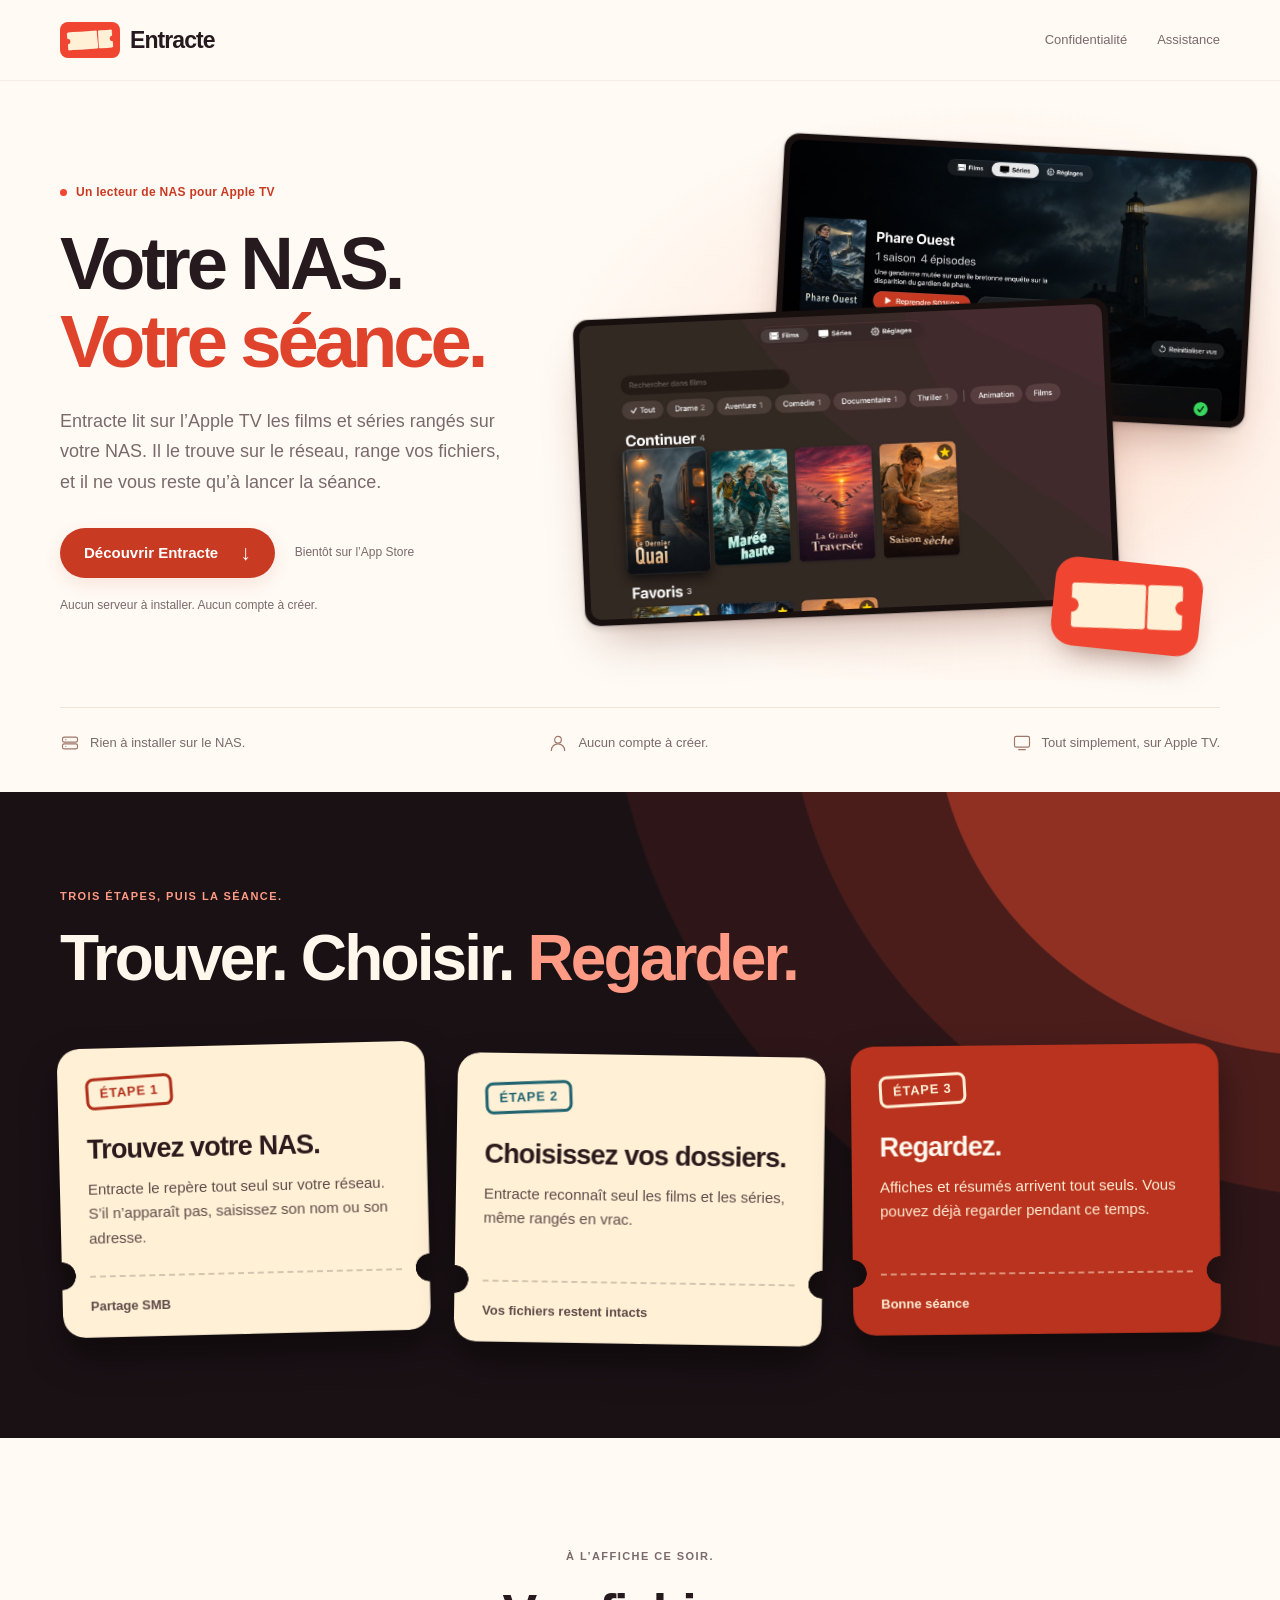
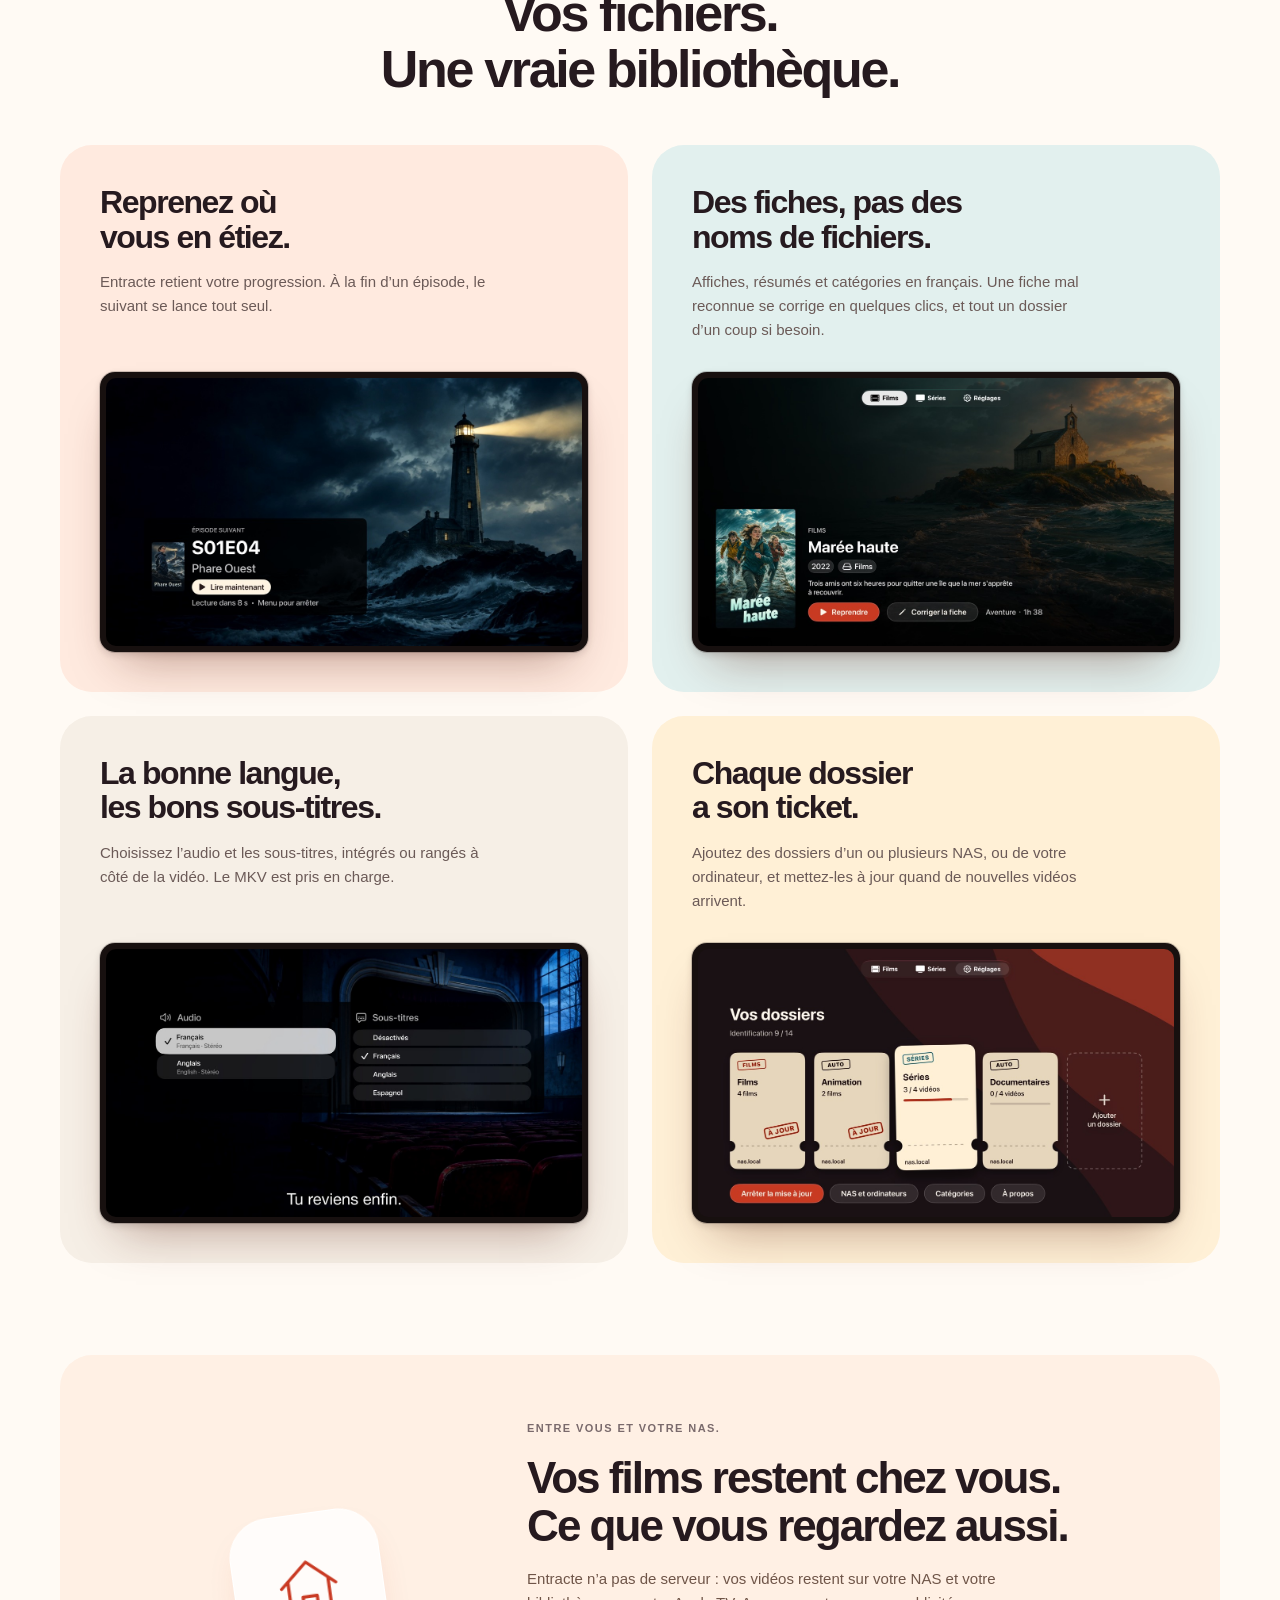
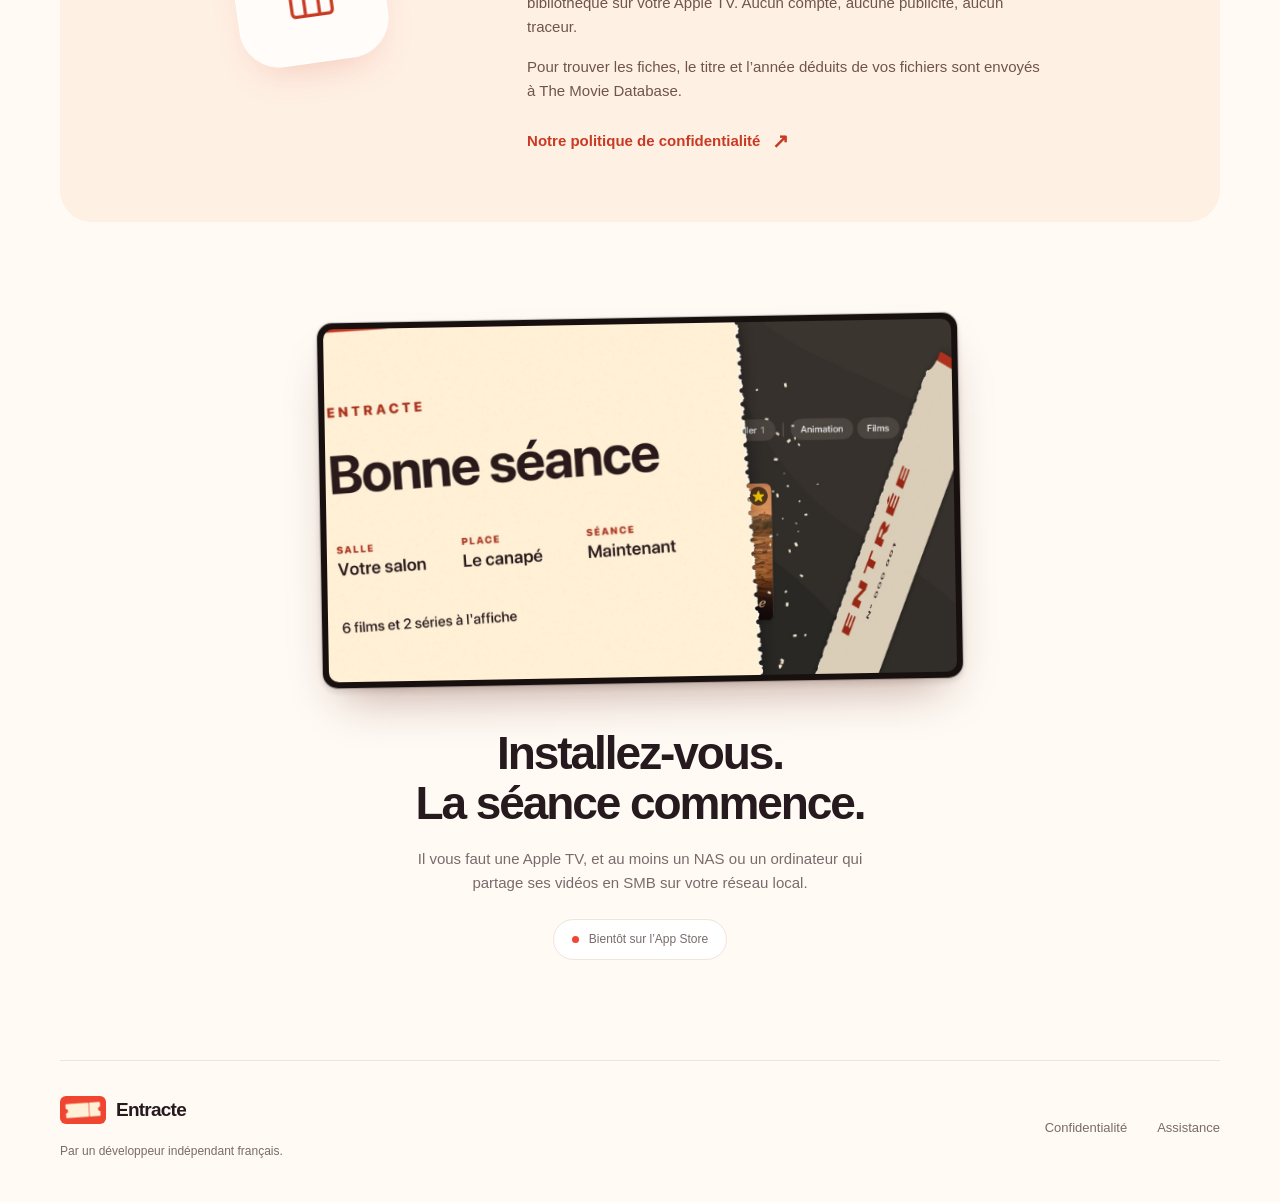
<file: index.html>
<!doctype html>
<html lang="fr">
<head>
  <meta charset="utf-8">
  <meta name="viewport" content="width=device-width, initial-scale=1">
  <meta name="theme-color" content="#fffaf4">
  <title>Entracte – Vos films et séries, depuis votre NAS</title>
  <meta name="description" content="Entracte lit sur l'Apple TV les films et séries rangés sur votre NAS, sans serveur à installer ni compte à créer.">
  <link rel="icon" type="image/png" href="icon.png">
  <link rel="stylesheet" href="style.css">
</head>
<body>
  <a class="skip-link" href="#contenu">Aller au contenu</a>
  <header class="site-header">
    <div class="header-inner">
      <a class="brand" href="index.html" aria-label="Entracte, accueil"><img src="icon.png" alt="" width="60" height="36">Entracte</a>
      <nav aria-label="Navigation principale">
        <a href="confidentialite.html">Confidentialité</a>
        <a href="assistance.html">Assistance</a>
      </nav>
    </div>
  </header>

  <main id="contenu">
    <section class="hero section-shell" aria-labelledby="hero-title">
      <div class="hero-copy">
        <p class="eyebrow"><span class="status-dot" aria-hidden="true"></span> Un lecteur de NAS pour Apple TV</p>
        <h1 id="hero-title">Votre NAS.<br><span>Votre séance.</span></h1>
        <p class="hero-description">Entracte lit sur l’Apple TV les films et séries rangés sur votre NAS. Il le trouve sur le réseau, range vos fichiers, et il ne vous reste qu’à lancer la séance.</p>
        <div class="hero-actions">
          <a class="button button-primary" href="#fonctionnement">Découvrir Entracte <span aria-hidden="true">↓</span></a>
          <span class="availability">Bientôt sur l’App Store</span>
        </div>
        <p class="hero-note">Aucun serveur à installer. Aucun compte à créer.</p>
      </div>

      <div class="hero-art">
        <div class="art-glow" aria-hidden="true"></div>
        <div class="screen screen-show"><img src="captures/serie.jpg" alt="La fiche de la série Phare Ouest, avec le bouton pour reprendre l’épisode 3." width="1600" height="900" fetchpriority="high"></div>
        <div class="screen screen-library"><img src="captures/bibliotheque.jpg" alt="La bibliothèque : recherche, filtres et quatre films à continuer, avec leurs affiches." width="1600" height="900" fetchpriority="high"></div>
        <img class="hero-ticket" src="icon.png" alt="" width="800" height="480">
      </div>
    </section>

    <div class="principles section-shell" aria-label="L’essentiel d’Entracte">
      <p><svg viewBox="0 0 24 24" aria-hidden="true"><rect x="3" y="5" width="18" height="6" rx="2"/><rect x="3" y="13" width="18" height="6" rx="2"/><path d="M7 8h.01M7 16h.01"/></svg>Rien à installer sur le NAS.</p>
      <p><svg viewBox="0 0 24 24" aria-hidden="true"><circle cx="12" cy="8" r="4"/><path d="M4 21a8 8 0 0 1 16 0"/></svg>Aucun compte à créer.</p>
      <p><svg viewBox="0 0 24 24" aria-hidden="true"><rect x="3" y="4" width="18" height="13" rx="2"/><path d="M8 20h8"/></svg>Tout simplement, sur Apple TV.</p>
    </div>

    <section id="fonctionnement" class="session-section" aria-labelledby="session-title">
      <div class="section-shell">
        <div class="session-heading">
          <p class="eyebrow">TROIS ÉTAPES, PUIS LA SÉANCE.</p>
          <h2 id="session-title">Trouver. Choisir. <span>Regarder.</span></h2>
        </div>
        <ol class="ticket-row">
          <li>
            <div class="ticket">
              <p class="ticket-stamp">ÉTAPE 1</p>
              <h3>Trouvez votre NAS.</h3>
              <p>Entracte le repère tout seul sur votre réseau. S’il n’apparaît pas, saisissez son nom ou son adresse.</p>
              <p class="ticket-stub">Partage SMB</p>
            </div>
          </li>
          <li>
            <div class="ticket">
              <p class="ticket-stamp teal-stamp">ÉTAPE 2</p>
              <h3>Choisissez vos dossiers.</h3>
              <p>Entracte reconnaît seul les films et les séries, même rangés en vrac.</p>
              <p class="ticket-stub">Vos fichiers restent intacts</p>
            </div>
          </li>
          <li>
            <div class="ticket ticket-last">
              <p class="ticket-stamp">ÉTAPE 3</p>
              <h3>Regardez.</h3>
              <p>Affiches et résumés arrivent tout seuls. Vous pouvez déjà regarder pendant ce temps.</p>
              <p class="ticket-stub">Bonne séance</p>
            </div>
          </li>
        </ol>
      </div>
    </section>

    <section class="features-section section-shell" aria-labelledby="features-title">
      <div class="section-heading">
        <p class="eyebrow">À L’AFFICHE CE SOIR.</p>
        <h2 id="features-title">Vos fichiers.<br>Une vraie bibliothèque.</h2>
      </div>
      <div class="feature-panels">
        <article class="feature-panel rose-panel">
          <div class="panel-copy"><h3>Reprenez où<br>vous en étiez.</h3><p>Entracte retient votre progression. À la fin d’un épisode, le suivant se lance tout seul.</p></div>
          <div class="screen"><img src="captures/episode-suivant.jpg" alt="Fin d’épisode : le suivant de la série Phare Ouest démarre dans 8 secondes." width="1200" height="675" loading="lazy"></div>
        </article>
        <article class="feature-panel teal-panel">
          <div class="panel-copy"><h3>Des fiches, pas des<br>noms de fichiers.</h3><p>Affiches, résumés et catégories en français. Une fiche mal reconnue se corrige en quelques clics, et tout un dossier d’un coup si besoin.</p></div>
          <div class="screen"><img src="captures/fiche.jpg" alt="La fiche du film Marée haute, avec son affiche, son résumé et le bouton Reprendre." width="1200" height="675" loading="lazy"></div>
        </article>
        <article class="feature-panel sand-panel">
          <div class="panel-copy"><h3>La bonne langue,<br>les bons sous-titres.</h3><p>Choisissez l’audio et les sous-titres, intégrés ou rangés à côté de la vidéo. Le MKV est pris en charge.</p></div>
          <div class="screen"><img src="captures/pistes.jpg" alt="Le choix des pistes pendant la lecture : audio français ou anglais, sous-titres en trois langues." width="1200" height="675" loading="lazy"></div>
        </article>
        <article class="feature-panel paper-panel">
          <div class="panel-copy"><h3>Chaque dossier<br>a son ticket.</h3><p>Ajoutez des dossiers d’un ou plusieurs NAS, ou de votre ordinateur, et mettez-les à jour quand de nouvelles vidéos arrivent.</p></div>
          <div class="screen"><img src="captures/dossiers.jpg" alt="Les réglages : quatre dossiers présentés comme des tickets, avec leur progression de mise à jour." width="1200" height="675" loading="lazy"></div>
        </article>
      </div>
    </section>

    <section id="vie-privee" class="privacy-section section-shell" aria-labelledby="privacy-title">
      <div class="privacy-panel">
        <div class="privacy-symbol" aria-hidden="true"><svg viewBox="0 0 64 64"><path d="M9 30 32 10l23 20M15 25v27a3 3 0 0 0 3 3h28a3 3 0 0 0 3-3V25M26 55V39h12v16"/></svg></div>
        <div class="privacy-copy"><p class="eyebrow">ENTRE VOUS ET VOTRE NAS.</p><h2 id="privacy-title">Vos films restent chez vous. <br>Ce que vous regardez aussi.</h2><p>Entracte n’a pas de serveur : vos vidéos restent sur votre NAS et votre bibliothèque sur votre Apple TV. Aucun compte, aucune publicité, aucun traceur.</p><p>Pour trouver les fiches, le titre et l’année déduits de vos fichiers sont envoyés à The Movie Database.</p><a class="text-link" href="confidentialite.html">Notre politique de confidentialité <span aria-hidden="true">↗</span></a></div>
      </div>
    </section>

    <section class="closing section-shell" aria-labelledby="closing-title">
      <div class="screen closing-screen"><img src="captures/ticket.jpg" alt="Le ticket d’entrée de l’app : « Bonne séance », déchiré le long de ses pointillés." width="1600" height="900" loading="lazy"></div>
      <h2 id="closing-title">Installez-vous.<br>La séance commence.</h2>
      <p>Il vous faut une Apple TV, et au moins un NAS ou un ordinateur qui partage ses vidéos en SMB sur votre réseau local.</p>
      <span class="release-pill"><span class="status-dot" aria-hidden="true"></span>Bientôt sur l’App Store</span>
    </section>
  </main>

  <footer class="site-footer section-shell">
    <div><a class="brand footer-brand" href="index.html"><img src="icon.png" alt="" width="46" height="28">Entracte</a><p>Par un développeur indépendant français.</p></div>
    <nav aria-label="Liens utiles"><a href="confidentialite.html">Confidentialité</a><a href="assistance.html">Assistance</a></nav>
  </footer>
</body>
</html>
</file>
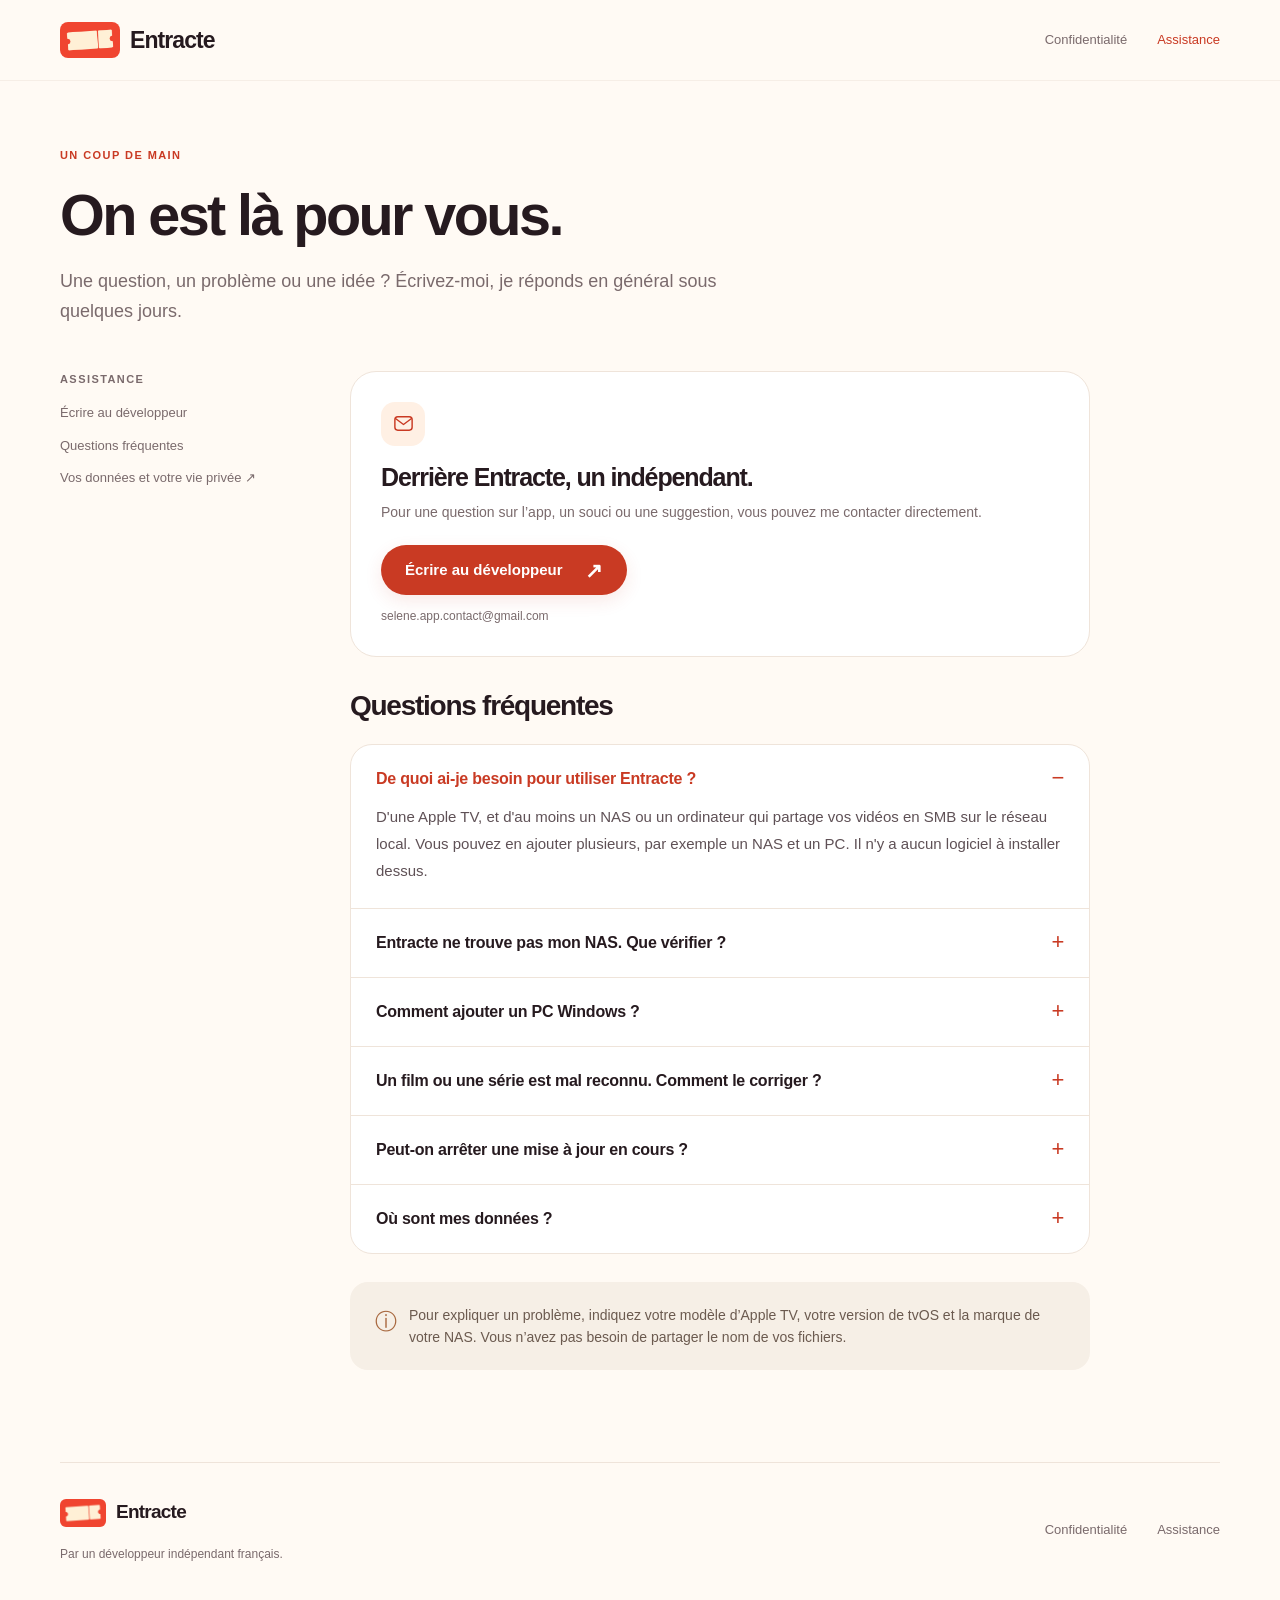
<file: assistance.html>
<!doctype html>
<html lang="fr">
    <head>
        <meta charset="utf-8" />
        <meta name="viewport" content="width=device-width, initial-scale=1" />
        <meta name="theme-color" content="#fffaf4" />
        <title>Entracte – Assistance</title>
        <meta
            name="description"
            content="Une question sur Entracte ? Écrivez au développeur ou consultez les questions fréquentes."
        />
        <link rel="icon" type="image/png" href="icon.png" />
        <link rel="stylesheet" href="style.css" />
    </head>
    <body>
        <a class="skip-link" href="#contenu">Aller au contenu</a>
        <header class="site-header">
            <div class="header-inner">
                <a class="brand" href="index.html" aria-label="Entracte, accueil"
                    ><img src="icon.png" alt="" width="60" height="36" />Entracte</a
                >
                <nav aria-label="Navigation principale">
                    <a href="confidentialite.html">Confidentialité</a>
                    <a href="assistance.html" aria-current="page">Assistance</a>
                </nav>
            </div>
        </header>

        <main id="contenu" class="document-main section-shell">
            <div class="document-heading">
                <p class="eyebrow">UN COUP DE MAIN</p>
                <h1>On est là pour vous.</h1>
                <p class="lead">
                    Une question, un problème ou une idée ? Écrivez-moi, je réponds en général sous quelques jours.
                </p>
            </div>
            <div class="document-layout">
                <aside class="document-index" aria-label="Rubriques d’assistance">
                    <p class="eyebrow">ASSISTANCE</p>
                    <nav aria-label="Navigation de l’assistance">
                        <a href="#contact">Écrire au développeur</a>
                        <a href="#questions">Questions fréquentes</a>
                        <a href="confidentialite.html">Vos données et votre vie privée ↗</a>
                    </nav>
                </aside>
                <div>
                    <section id="contact" class="contact-card" aria-labelledby="contact-title">
                        <div class="contact-icon" aria-hidden="true">
                            <svg viewBox="0 0 24 24">
                                <rect x="3" y="5" width="18" height="14" rx="3" />
                                <path d="m4 7 8 6 8-6" />
                            </svg>
                        </div>
                        <h2 id="contact-title">Derrière Entracte, un indépendant.</h2>
                        <p>
                            Pour une question sur l’app, un souci ou une suggestion, vous pouvez me contacter
                            directement.
                        </p>
                        <a class="button button-primary" href="mailto:selene.app.contact@gmail.com"
                            >Écrire au développeur <span aria-hidden="true">↗</span></a
                        >
                        <p class="contact-address">selene.app.contact@gmail.com</p>
                    </section>
                    <section id="questions" aria-labelledby="faq-title">
                        <h2 id="faq-title" class="faq-heading">Questions fréquentes</h2>
                        <div class="faq-list">
                            <details open>
                                <summary>De quoi ai-je besoin pour utiliser Entracte ?</summary>
                                <p>
                                    D'une Apple TV, et d'au moins un NAS ou un ordinateur qui partage vos vidéos en SMB
                                    sur le réseau local. Vous pouvez en ajouter plusieurs, par exemple un NAS et un PC.
                                    Il n'y a aucun logiciel à installer dessus.
                                </p>
                            </details>
                            <details>
                                <summary>Entracte ne trouve pas mon NAS. Que vérifier ?</summary>
                                <p>
                                    L'Apple TV et le NAS doivent être sur le même réseau. Au premier lancement, tvOS
                                    demande l'autorisation d'accéder au réseau local : si elle a été refusée,
                                    réactivez-la dans l'app Réglages de l'Apple TV, rubrique Apps, puis Entracte.
                                </p>
                            </details>
                            <details>
                                <summary>Comment ajouter un PC Windows ?</summary>
                                <p>
                                    Un PC n'apparaît pas toujours tout seul. Ajoutez-le à la main avec son nom, celui
                                    affiché dans Paramètres > Système > Informations système. Si ça ne passe pas,
                                    utilisez son adresse IP. Le dossier doit être partagé sur le réseau. Avec un compte
                                    Microsoft, l'utilisateur est votre adresse e-mail et le mot de passe celui du
                                    compte, pas le code PIN.
                                </p>
                            </details>
                            <details>
                                <summary>Un film ou une série est mal reconnu. Comment le corriger ?</summary>
                                <p>
                                    Les vidéos qu'Entracte n'a pas su reconnaître sont dans la rangée "À vérifier".
                                    Ouvrez la fiche et choisissez "Corriger la fiche" : le nom du dossier et du fichier
                                    restent affichés en haut, et vous choisissez la bonne correspondance et l'affiche.
                                    Pour une série, une case applique la correction aux autres fichiers non reconnus du
                                    même dossier. Vous pouvez aussi renommer le titre ou changer ses catégories.
                                </p>
                            </details>
                            <details>
                                <summary>Peut-on arrêter une mise à jour en cours ?</summary>
                                <p>
                                    Oui, à tout moment, avec "Arrêter la mise à jour" dans les Réglages d'Entracte.
                                    Pendant une mise à jour, l'Apple TV ne se met pas en veille.
                                </p>
                            </details>
                            <details>
                                <summary>Où sont mes données ?</summary>
                                <p>
                                    Sur votre Apple TV pour la bibliothèque, sur votre NAS pour les vidéos. Le détail
                                    est dans la <a href="confidentialite.html">politique de confidentialité</a>.
                                </p>
                            </details>
                        </div>
                    </section>
                    <div class="help-note">
                        <span aria-hidden="true">ⓘ</span>
                        <p>
                            Pour expliquer un problème, indiquez votre modèle d’Apple TV, votre version de tvOS et la
                            marque de votre NAS. Vous n’avez pas besoin de partager le nom de vos fichiers.
                        </p>
                    </div>
                </div>
            </div>
        </main>

        <footer class="site-footer section-shell">
            <div>
                <a class="brand footer-brand" href="index.html"
                    ><img src="icon.png" alt="" width="46" height="28" />Entracte</a
                >
                <p>Par un développeur indépendant français.</p>
            </div>
            <nav aria-label="Liens utiles">
                <a href="confidentialite.html">Confidentialité</a><a href="assistance.html">Assistance</a>
            </nav>
        </footer>
    </body>
</html>
</file>
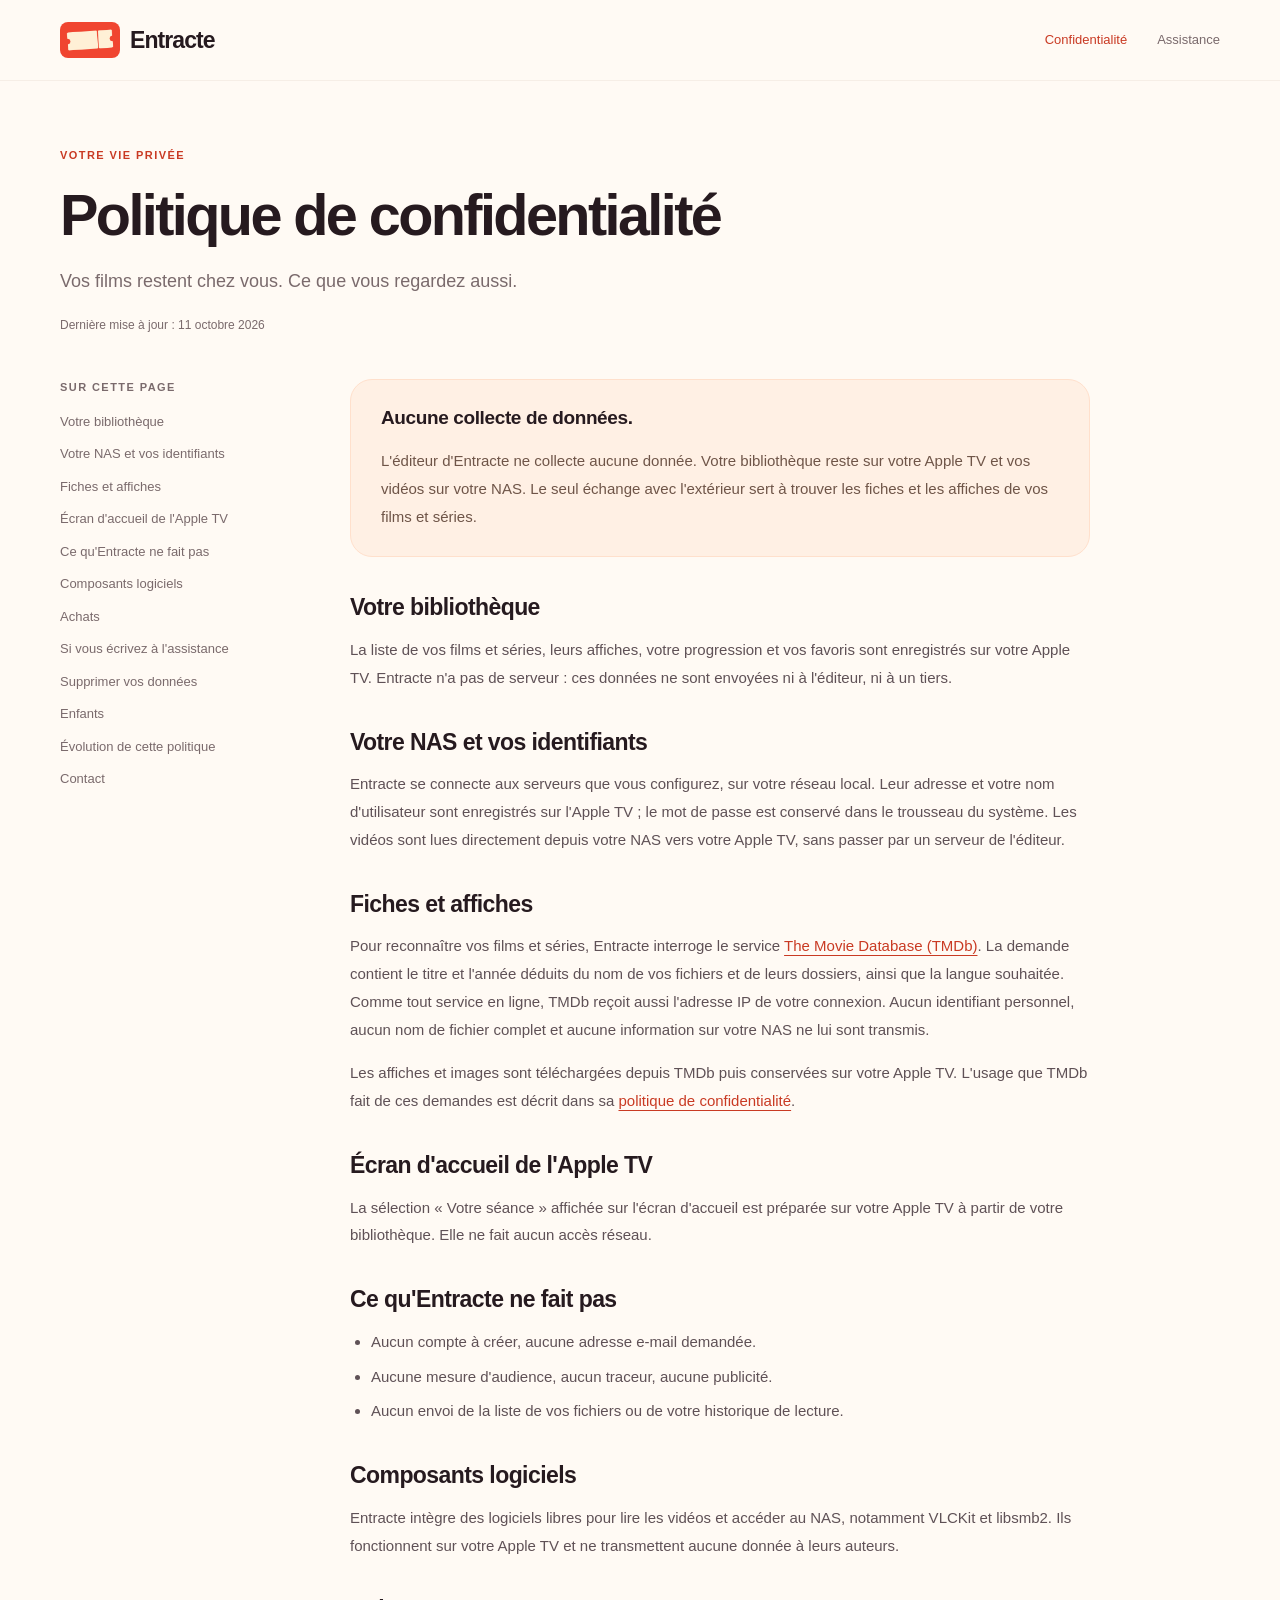
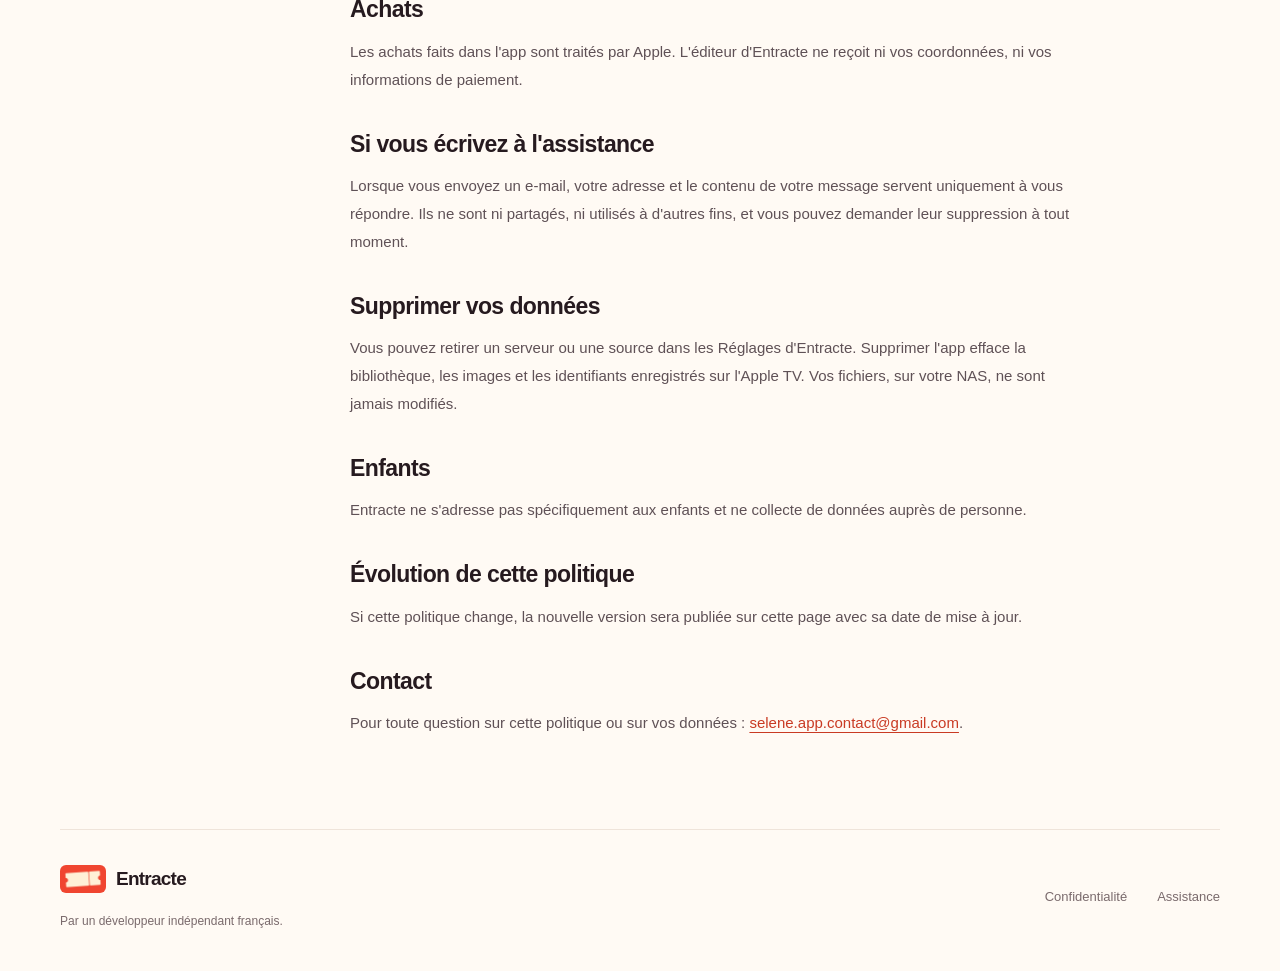
<file: confidentialite.html>
<!doctype html>
<html lang="fr">
    <head>
        <meta charset="utf-8" />
        <meta name="viewport" content="width=device-width, initial-scale=1" />
        <meta name="theme-color" content="#fffaf4" />
        <title>Entracte – Politique de confidentialité</title>
        <meta
            name="description"
            content="Entracte ne collecte aucune donnée : votre bibliothèque reste sur votre Apple TV et vos vidéos sur votre NAS."
        />
        <link rel="icon" type="image/png" href="icon.png" />
        <link rel="stylesheet" href="style.css" />
    </head>
    <body>
        <a class="skip-link" href="#contenu">Aller au contenu</a>
        <header class="site-header">
            <div class="header-inner">
                <a class="brand" href="index.html" aria-label="Entracte, accueil"
                    ><img src="icon.png" alt="" width="60" height="36" />Entracte</a
                >
                <nav aria-label="Navigation principale">
                    <a href="confidentialite.html" aria-current="page">Confidentialité</a>
                    <a href="assistance.html">Assistance</a>
                </nav>
            </div>
        </header>

        <main id="contenu" class="document-main section-shell">
            <div class="document-heading">
                <p class="eyebrow">VOTRE VIE PRIVÉE</p>
                <h1>Politique de confidentialité</h1>
                <p class="lead">Vos films restent chez vous. Ce que vous regardez aussi.</p>
                <p class="updated">Dernière mise à jour : 11 octobre 2026</p>
            </div>
            <div class="document-layout">
                <aside class="document-index" aria-label="Sommaire">
                    <p class="eyebrow">SUR CETTE PAGE</p>
                    <nav aria-label="Sommaire de la politique de confidentialité">
                        <a href="#bibliotheque">Votre bibliothèque</a>
                        <a href="#nas">Votre NAS et vos identifiants</a>
                        <a href="#fiches">Fiches et affiches</a>
                        <a href="#accueil">Écran d'accueil de l'Apple TV</a>
                        <a href="#engagements">Ce qu'Entracte ne fait pas</a>
                        <a href="#composants">Composants logiciels</a>
                        <a href="#achats">Achats</a>
                        <a href="#assistance">Si vous écrivez à l'assistance</a>
                        <a href="#suppression">Supprimer vos données</a>
                        <a href="#enfants">Enfants</a>
                        <a href="#evolution">Évolution de cette politique</a>
                        <a href="#contact">Contact</a>
                    </nav>
                </aside>
                <article class="article" aria-label="Politique de confidentialité d'Entracte">
                    <div class="summary-card">
                        <p class="summary-title">Aucune collecte de données.</p>
                        <p>
                            L'éditeur d'Entracte ne collecte aucune donnée. Votre bibliothèque reste sur votre Apple TV
                            et vos vidéos sur votre NAS. Le seul échange avec l'extérieur sert à trouver les fiches et
                            les affiches de vos films et séries.
                        </p>
                    </div>
                    <section id="bibliotheque">
                        <h2>Votre bibliothèque</h2>
                        <p>
                            La liste de vos films et séries, leurs affiches, votre progression et vos favoris sont
                            enregistrés sur votre Apple TV. Entracte n'a pas de serveur : ces données ne sont envoyées
                            ni à l'éditeur, ni à un tiers.
                        </p>
                    </section>
                    <section id="nas">
                        <h2>Votre NAS et vos identifiants</h2>
                        <p>
                            Entracte se connecte aux serveurs que vous configurez, sur votre réseau local. Leur adresse
                            et votre nom d'utilisateur sont enregistrés sur l'Apple TV ; le mot de passe est conservé
                            dans le trousseau du système. Les vidéos sont lues directement depuis votre NAS vers votre
                            Apple TV, sans passer par un serveur de l'éditeur.
                        </p>
                    </section>
                    <section id="fiches">
                        <h2>Fiches et affiches</h2>
                        <p>
                            Pour reconnaître vos films et séries, Entracte interroge le service
                            <a href="https://www.themoviedb.org">The Movie Database (TMDb)</a>. La demande contient le
                            titre et l'année déduits du nom de vos fichiers et de leurs dossiers, ainsi que la langue
                            souhaitée. Comme tout service en ligne, TMDb reçoit aussi l'adresse IP de votre connexion.
                            Aucun identifiant personnel, aucun nom de fichier complet et aucune information sur votre
                            NAS ne lui sont transmis.
                        </p>
                        <p>
                            Les affiches et images sont téléchargées depuis TMDb puis conservées sur votre Apple TV.
                            L'usage que TMDb fait de ces demandes est décrit dans sa
                            <a href="https://www.themoviedb.org/privacy-policy">politique de confidentialité</a>.
                        </p>
                    </section>
                    <section id="accueil">
                        <h2>Écran d'accueil de l'Apple TV</h2>
                        <p>
                            La sélection « Votre séance » affichée sur l'écran d'accueil est préparée sur votre Apple TV
                            à partir de votre bibliothèque. Elle ne fait aucun accès réseau.
                        </p>
                    </section>
                    <section id="engagements">
                        <h2>Ce qu'Entracte ne fait pas</h2>
                        <ul>
                            <li>Aucun compte à créer, aucune adresse e-mail demandée.</li>
                            <li>Aucune mesure d'audience, aucun traceur, aucune publicité.</li>
                            <li>Aucun envoi de la liste de vos fichiers ou de votre historique de lecture.</li>
                        </ul>
                    </section>
                    <section id="composants">
                        <h2>Composants logiciels</h2>
                        <p>
                            Entracte intègre des logiciels libres pour lire les vidéos et accéder au NAS, notamment
                            VLCKit et libsmb2. Ils fonctionnent sur votre Apple TV et ne transmettent aucune donnée à
                            leurs auteurs.
                        </p>
                    </section>
                    <section id="achats">
                        <h2>Achats</h2>
                        <p>
                            Les achats faits dans l'app sont traités par Apple. L'éditeur d'Entracte ne reçoit ni vos
                            coordonnées, ni vos informations de paiement.
                        </p>
                    </section>
                    <section id="assistance">
                        <h2>Si vous écrivez à l'assistance</h2>
                        <p>
                            Lorsque vous envoyez un e-mail, votre adresse et le contenu de votre message servent
                            uniquement à vous répondre. Ils ne sont ni partagés, ni utilisés à d'autres fins, et vous
                            pouvez demander leur suppression à tout moment.
                        </p>
                    </section>
                    <section id="suppression">
                        <h2>Supprimer vos données</h2>
                        <p>
                            Vous pouvez retirer un serveur ou une source dans les Réglages d'Entracte. Supprimer l'app
                            efface la bibliothèque, les images et les identifiants enregistrés sur l'Apple TV. Vos
                            fichiers, sur votre NAS, ne sont jamais modifiés.
                        </p>
                    </section>
                    <section id="enfants">
                        <h2>Enfants</h2>
                        <p>
                            Entracte ne s'adresse pas spécifiquement aux enfants et ne collecte de données auprès de
                            personne.
                        </p>
                    </section>
                    <section id="evolution">
                        <h2>Évolution de cette politique</h2>
                        <p>
                            Si cette politique change, la nouvelle version sera publiée sur cette page avec sa date de
                            mise à jour.
                        </p>
                    </section>
                    <section id="contact">
                        <h2>Contact</h2>
                        <p>
                            Pour toute question sur cette politique ou sur vos données :
                            <a href="mailto:selene.app.contact@gmail.com">selene.app.contact@gmail.com</a>.
                        </p>
                    </section>
                </article>
            </div>
        </main>

        <footer class="site-footer section-shell">
            <div>
                <a class="brand footer-brand" href="index.html"
                    ><img src="icon.png" alt="" width="46" height="28" />Entracte</a
                >
                <p>Par un développeur indépendant français.</p>
            </div>
            <nav aria-label="Liens utiles">
                <a href="confidentialite.html">Confidentialité</a><a href="assistance.html">Assistance</a>
            </nav>
        </footer>
    </body>
</html>
</file>
<file: style.css>
/* Shared identity: coral-red ticket, warm ivory, plum text. Same structure as the Selene site. */
:root {
  color-scheme: light;
  --background: #fffaf4;
  --surface: #fff;
  --text: #261a1f;
  --muted: #7a6a6c;
  --accent: #c93a23;
  --coral: #f04632;
  --blue: #c93a23;
  --border: #efe4da;
  --shell: 1160px;
  font-family: -apple-system, BlinkMacSystemFont, "Segoe UI", sans-serif;
  scroll-behavior: smooth;
  scroll-padding-top: 100px;
}
* { box-sizing: border-box; }
body { margin: 0; background: var(--background); color: var(--text); font-size: 17px; line-height: 1.6; -webkit-text-size-adjust: 100%; }
img { max-width: 100%; display: block; }
a { color: var(--accent); text-underline-offset: 4px; }
a:hover { text-decoration-thickness: 2px; }
a:focus-visible, summary:focus-visible { outline: 3px solid var(--blue); outline-offset: 6px; border-radius: 6px; }
h1, h2, h3, p, figure { margin: 0; }
h1, h2, h3 { line-height: 1.08; letter-spacing: -.045em; }
h1, h2 { font-weight: 750; }
p + p { margin-top: 1rem; }
.section-shell { width: min(var(--shell), calc(100% - 80px)); margin-inline: auto; }
.skip-link { position: fixed; top: 10px; left: 10px; z-index: 10; padding: 10px 18px; background: var(--surface); transform: translateY(-180%); }
.skip-link:focus { transform: translateY(0); }
.eyebrow { font-size: 11px; line-height: 1.5; letter-spacing: .13em; font-weight: 650; color: var(--muted); }
.status-dot { display: inline-block; flex: 0 0 auto; width: 7px; height: 7px; border-radius: 50%; background: var(--coral); }
.text-link { display: inline-flex; align-items: center; gap: 12px; font-size: 15px; font-weight: 600; text-decoration: none; }
.text-link:hover { text-decoration: underline; }
.text-link span { font-size: 20px; }
.button { display: inline-flex; gap: 22px; align-items: center; justify-content: center; min-height: 50px; padding: 12px 24px; border-radius: 100px; font-size: 15px; font-weight: 650; text-decoration: none; transition: transform .2s, background-color .2s, box-shadow .2s; }
.button-primary { color: white; background: var(--accent); box-shadow: 0 6px 18px #c93a231c; }
.button-primary:hover { background: #b0301b; transform: translateY(-2px); box-shadow: 0 9px 24px #c93a2326; }
.button-primary span { font-size: 21px; line-height: 1; }

/* Navigation and footer shared by all three pages. */
.site-header { position: sticky; top: 0; z-index: 5; background: #fffaf4df; border-bottom: 1px solid #efe4da8a; -webkit-backdrop-filter: blur(20px); backdrop-filter: blur(20px); }
.header-inner { width: min(var(--shell), calc(100% - 80px)); height: 80px; margin-inline: auto; display: flex; align-items: center; justify-content: space-between; gap: 24px; }
.brand { display: inline-flex; align-items: center; gap: 10px; font-size: 23px; font-weight: 700; letter-spacing: -.04em; color: var(--text); text-decoration: none; }
.site-header nav, .site-footer nav { display: flex; gap: 30px; align-items: center; }
.site-header nav a { color: var(--muted); font-size: 13px; text-decoration: none; padding-block: 12px; min-height: 44px; display: inline-flex; align-items: center; }
.site-header nav a:hover, .site-header nav a[aria-current="page"] { color: var(--accent); }
.site-footer { display: flex; justify-content: space-between; align-items: center; gap: 30px; border-top: 1px solid var(--border); padding-block: 34px 40px; }
.footer-brand { font-size: 19px; }
.site-footer p { font-size: 12px; color: var(--muted); margin-top: 10px; }
.site-footer nav a { font-size: 13px; text-decoration: none; color: var(--muted); }
.site-footer nav a:hover { color: var(--accent); }


/* Assistance and privacy: common document heading, readable article and index. */
.document-main { padding-block: 66px 92px; }
.document-heading { max-width: 800px; margin-bottom: 44px; }
.document-heading .eyebrow { color: var(--accent); }
.document-heading h1 { font-size: clamp(40px, 4.5vw, 60px); margin-top: 20px; }
.document-heading .lead { color: var(--muted); font-size: 18px; line-height: 1.7; max-width: 680px; margin-top: 20px; }
.updated { color: var(--muted); font-size: 12px; margin-top: 20px; }
.document-layout { display: grid; grid-template-columns: 220px minmax(0, 740px); gap: 70px; align-items: start; }
.document-index { position: sticky; top: 115px; }
.document-index .eyebrow { margin-bottom: 16px; }
.document-index nav { display: flex; flex-direction: column; gap: 13px; }
.document-index a { color: var(--muted); font-size: 13px; line-height: 1.5; text-decoration: none; }
.document-index a:hover { color: var(--accent); }
.article { min-width: 0; }
.article section { margin-top: 36px; scroll-margin-top: 105px; }
.article h2 { font-size: 23px; letter-spacing: -.025em; margin-bottom: 14px; line-height: 1.25; }
.article p, .article li { font-size: 15px; line-height: 1.85; color: #5f5156; }
.article ul { margin: 0; padding-left: 21px; }
.article li + li { margin-top: 7px; }
.article strong { color: var(--text); font-weight: 600; }
.summary-card { padding: 26px 30px; background: #fff0e4; border: 1px solid #ffe0cc; border-radius: 22px; }
.summary-card p { color: #6f5548; }
.summary-card .summary-title { font-size: 19px; font-weight: 650; line-height: 1.3; letter-spacing: -.02em; margin-bottom: 10px; color: var(--text); }
.contact-card { background: #fff; border: 1px solid var(--border); border-radius: 26px; padding: 30px; margin-bottom: 34px; }
.contact-card .contact-icon { width: 44px; height: 44px; border-radius: 14px; color: var(--accent); background: #fff0e4; display: grid; place-items: center; margin-bottom: 18px; }
.contact-icon svg { width: 23px; height: 23px; fill: none; stroke: currentColor; stroke-width: 1.5; stroke-linecap: round; stroke-linejoin: round; }
.contact-card h2 { margin-bottom: 10px; font-size: 25px; }
.contact-card p { color: var(--muted); font-size: 14px; max-width: 620px; }
.contact-card .button { margin-top: 22px; }
.contact-card .contact-address { font-size: 12px; margin-top: 12px; overflow-wrap: anywhere; }
.faq-heading { font-size: 28px; margin-bottom: 22px; }
.faq-list { border: 1px solid var(--border); background: #fff; border-radius: 22px; overflow: hidden; }
.faq-list details + details { border-top: 1px solid var(--border); }
.faq-list summary { list-style: none; cursor: pointer; padding: 22px 56px 22px 25px; position: relative; font-size: 16px; font-weight: 600; line-height: 1.5; letter-spacing: -.015em; }
.faq-list summary:focus-visible { outline-offset: -5px; border-radius: 10px; }
.faq-list summary::-webkit-details-marker { display: none; }
.faq-list summary::after { content: "+"; position: absolute; right: 25px; top: 20px; font-size: 22px; line-height: 1.2; font-weight: 400; color: var(--accent); }
.faq-list details[open] summary::after { content: "−"; }
.faq-list details[open] summary { color: var(--accent); padding-bottom: 12px; }
.faq-list details p { padding: 0 25px 24px; color: #5f5156; font-size: 15px; line-height: 1.8; }
.help-note { display: flex; align-items: flex-start; gap: 12px; background: #f6efe6; border-radius: 18px; padding: 22px 25px; margin-top: 28px; }
.help-note > span { flex: 0 0 auto; font-size: 22px; color: #a8683f; }
.help-note p { color: #6b5a4f; font-size: 14px; }

/* The tvOS icon is a 5:3 tile. */
.brand img { width: 60px; height: 36px; border-radius: 8px; }
.footer-brand img { width: 46px; height: 28px; border-radius: 6px; }

/* Landing: editorial introduction and real app screenshots on a TV. */
main { overflow-x: clip; }
.screen { padding: 6px; border-radius: 15px; background: #17100f; box-shadow: 0 0 0 1px #17100f33, 0 26px 46px -20px #5a1e1066, 0 3px 7px #2a1a1c26; }
.screen img { width: 100%; height: auto; border-radius: 10px; }
.hero { display: grid; grid-template-columns: .9fr 1.1fr; align-items: center; gap: 28px; padding-block: 58px 48px; }
.hero-copy { min-width: 0; animation: arrive .65s ease-out both; }
.hero-copy .eyebrow { display: flex; align-items: center; gap: 9px; font-size: 12px; letter-spacing: .025em; color: var(--accent); margin-bottom: 24px; }
.hero h1 { font-size: clamp(52px, 5.8vw, 76px); line-height: 1.04; letter-spacing: -.055em; }
.hero h1 span { color: #e0432c; }
.hero-description { max-width: 450px; color: var(--muted); font-size: 18px; line-height: 1.7; margin-top: 26px; }
.hero-actions { display: flex; align-items: center; gap: 20px; flex-wrap: wrap; margin-top: 30px; }
.availability { font-size: 12px; color: var(--muted); }
.hero-note { color: var(--muted); font-size: 12px; margin-top: 18px; }
.hero-art { position: relative; min-width: 0; height: 520px; isolation: isolate; }
.art-glow { position: absolute; z-index: -1; inset: -6% -14% -4% -8%; pointer-events: none; background: radial-gradient(ellipse at 58% 52%, #ffd9c7 0%, #ffe6d866 48%, transparent 72%); }
.hero-art .screen { position: absolute; animation: screen-arrive .85s .12s ease-out both; }
.screen-show { width: 76%; right: -5%; top: 6px; --angle: 3deg; transform: rotate(var(--angle)); }
.hero-art .screen-library { width: 86%; left: -3%; bottom: 44px; --angle: -2.5deg; transform: rotate(var(--angle)); animation-delay: .04s; }
.hero-ticket { position: absolute; width: 148px; height: auto; right: 3%; bottom: 8px; border-radius: 22px; transform: rotate(6deg); box-shadow: 0 18px 30px -14px #5a1e1080; animation: ticket-arrive .55s .5s cubic-bezier(.3, 1.5, .55, 1) both; }
.principles { display: flex; justify-content: space-between; align-items: center; gap: 24px; border-top: 1px solid var(--border); padding-block: 25px 38px; }
.principles p { display: flex; align-items: center; gap: 10px; font-size: 13px; color: var(--muted); margin: 0; }
.principles svg { flex: 0 0 auto; width: 20px; height: 20px; fill: none; stroke: #a0766a; stroke-width: 1.4; stroke-linecap: round; stroke-linejoin: round; }

/* Setup: three admission tickets on the app's dark curves. */
.session-section { color: #fff7ec; padding-block: 96px 104px; background:
  radial-gradient(70% 120% at 104% -12%, #8f3023 0 44%, transparent 44.2%),
  radial-gradient(86% 150% at 108% -18%, #4a1d1b 0 54%, transparent 54.2%),
  radial-gradient(104% 180% at 112% -24%, #2e1618 0 62%, transparent 62.2%),
  #1a1115; }
.session-heading { margin-bottom: 52px; }
.session-heading .eyebrow { color: #ff9a84; }
.session-heading h2 { font-size: clamp(42px, 5.4vw, 64px); margin-top: 20px; }
.session-heading h2 span { color: #ff9a84; }
.ticket-row { list-style: none; display: grid; grid-template-columns: repeat(3, 1fr); gap: 28px; padding: 0; margin: 0; }
.ticket-row li { min-width: 0; display: grid; filter: drop-shadow(0 18px 18px #0000006b); transition: transform .3s cubic-bezier(.3, 1.4, .55, 1); }
.ticket-row li:nth-child(1) { transform: rotate(-1.4deg); }
.ticket-row li:nth-child(2) { transform: rotate(.9deg) translateY(10px); }
.ticket-row li:nth-child(3) { transform: rotate(-.6deg); }
.ticket { --holes: radial-gradient(circle 14px at 0 calc(100% - 62px), #0000 13.5px, #000 14px) left / 51% 100% no-repeat, radial-gradient(circle 14px at 100% calc(100% - 62px), #0000 13.5px, #000 14px) right / 51% 100% no-repeat; --ink: #5f4b49; --dash: #2a1a1c33; display: flex; flex-direction: column; align-items: flex-start; padding: 28px 28px 0; border-radius: 22px; color: #2a1a1c; background: #fff0d6; -webkit-mask: var(--holes); mask: var(--holes); }
.ticket-stamp { padding: 3px 11px; border: 3px solid currentColor; border-radius: 8px; color: #b02f1a; font-size: 13px; font-weight: 800; line-height: 1.5; letter-spacing: .06em; transform: rotate(-3deg); }
.ticket-stamp.teal-stamp { color: #1f6470; }
.ticket h3 { font-size: 27px; line-height: 1.15; letter-spacing: -.03em; margin-top: 26px; }
.ticket h3 + p { font-size: 15px; line-height: 1.65; margin-block: 12px 24px; color: var(--ink); }
.ticket-stub { align-self: stretch; height: 62px; display: flex; align-items: center; margin: auto 0 0; border-top: 2px dashed var(--dash); font-size: 13px; font-weight: 600; color: var(--ink); }
.ticket-last { --ink: #fff0d6; --dash: #fff0d680; color: #fff7ec; background: #b9331e; }
.ticket-last .ticket-stamp { color: #fff0d6; }

/* Features: four panels, each with one capture. */
.features-section { padding-block: 110px 92px; }
.section-heading { text-align: center; margin-bottom: 48px; }
.section-heading h2 { font-size: 52px; margin-top: 20px; }
.feature-panels { display: grid; grid-template-columns: 1fr 1fr; gap: 24px; }
.feature-panel { min-width: 0; display: flex; flex-direction: column; justify-content: space-between; gap: 30px; padding: 40px; border-radius: 32px; }
.rose-panel { background: #ffeadf; }
.teal-panel { background: #e2f0ee; }
.sand-panel { background: #f6efe6; }
.paper-panel { background: #fff0d6; }
.panel-copy h3 { font-size: 32px; }
.panel-copy p { color: #6b5a57; font-size: 15px; max-width: 400px; margin-top: 16px; }

/* Privacy and the release state, without an inactive download button. */
.privacy-section { padding-bottom: 96px; }
.privacy-panel { display: grid; grid-template-columns: .55fr 1fr; gap: 50px; align-items: center; padding: 65px 80px; border-radius: 32px; background: #fff0e4; }
.privacy-symbol { width: 150px; height: 150px; display: grid; place-items: center; justify-self: center; background: #ffffffc9; border: 1px solid #fff; border-radius: 40px; transform: rotate(-8deg); box-shadow: 0 18px 38px -18px #c93a2340; }
.privacy-symbol svg { width: 76px; height: 76px; fill: none; stroke: var(--accent); stroke-width: 2.7; stroke-linecap: round; stroke-linejoin: round; }
.privacy-copy h2 { font-size: 44px; margin-block: 18px; }
.privacy-copy p:not(.eyebrow) { color: #6f5548; font-size: 15px; max-width: 520px; }
.privacy-copy .text-link { margin-top: 22px; }
.closing { text-align: center; padding-block: 0 100px; }
.closing-screen { width: min(640px, 100%); margin: 0 auto 46px; transform: rotate(-1deg); }
.closing h2 { font-size: 46px; }
.closing > p { color: var(--muted); font-size: 15px; max-width: 480px; margin: 18px auto 0; }
.release-pill { display: inline-flex; align-items: center; gap: 10px; background: #fff; border: 1px solid var(--border); border-radius: 100px; padding: 10px 18px; font-size: 12px; color: var(--muted); margin-top: 24px; }

@media (hover: hover) {
  .ticket-row li:hover { transform: translateY(-8px) rotate(-1.2deg) scale(1.02); }
}
@media (max-width: 1100px) {
  .hero h1 { font-size: 60px; }
  .hero-art { height: 450px; }
  .hero-ticket { width: 124px; border-radius: 18px; }
  .ticket-row { gap: 18px; }
  .ticket { padding-inline: 22px; }
  .ticket h3 { font-size: 24px; }
  .feature-panel { padding: 30px; }
  .privacy-panel { padding: 55px; }
  .privacy-copy h2 { font-size: 36px; }
  .document-layout { grid-template-columns: 180px minmax(0, 1fr); gap: 45px; }
}
@media (max-width: 900px) {
  .hero { grid-template-columns: minmax(0, 1fr); text-align: center; padding-top: 50px; gap: 40px; }
  .hero-copy .eyebrow, .hero-actions { justify-content: center; }
  .hero h1 { font-size: 68px; }
  .hero-description { max-width: 540px; margin-inline: auto; }
  .hero-art { width: 620px; max-width: 100%; height: 480px; margin-inline: auto; }
  .screen-show { right: 0; }
  .hero-art .screen-library { left: 0; }
  .principles { gap: 18px; }
  .principles p { font-size: 12px; }
  .session-section { padding-block: 72px 80px; }
  .session-heading { text-align: center; margin-bottom: 40px; }
  .ticket-row { grid-template-columns: minmax(0, 480px); justify-content: center; gap: 22px; }
  .ticket h3 { font-size: 27px; }
  .ticket-row li:nth-child(2) { transform: rotate(.9deg); }
  .panel-copy h3 { font-size: 27px; }
  .privacy-panel { grid-template-columns: minmax(0, 1fr); padding: 50px; gap: 30px; }
  .privacy-symbol { width: 110px; height: 110px; border-radius: 32px; justify-self: start; }
  .privacy-symbol svg { width: 58px; height: 58px; }
  .privacy-copy h2 { font-size: 38px; }
  .document-layout { grid-template-columns: 1fr; max-width: 760px; gap: 30px; }
  .document-index { position: static; }
  .document-index nav { flex-direction: row; flex-wrap: wrap; gap: 10px 22px; padding-bottom: 24px; border-bottom: 1px solid var(--border); }
  .document-index .eyebrow { display: none; }
}
@media (max-width: 640px) {
  .section-shell, .header-inner { width: calc(100% - 40px); }
  .header-inner { height: 70px; gap: 12px; }
  .brand { font-size: 21px; gap: 8px; }
  .site-header nav { gap: 17px; }
  .site-header nav a { font-size: 11px; }
  .hero { padding-top: 40px; gap: 28px; }
  .hero-copy .eyebrow { margin-bottom: 19px; }
  .hero h1 { font-size: clamp(42px, 12.6vw, 66px); }
  .hero-description { font-size: 16px; margin-top: 21px; max-width: 360px; }
  .hero-actions { gap: 14px; flex-direction: column; margin-top: 25px; }
  .hero-art { height: 74vw; }
  .screen { padding: 4px; border-radius: 10px; }
  .screen img { border-radius: 7px; }
  .hero-art .screen-library { bottom: 9vw; }
  .hero-ticket { width: 22vw; right: 0; bottom: 0; border-radius: 12px; }
  .principles { flex-direction: column; align-items: flex-start; gap: 14px; padding-block: 24px 32px; }
  .session-section { padding-block: 60px 64px; }
  .session-heading { text-align: left; margin-bottom: 32px; }
  .session-heading h2 { font-size: clamp(38px, 11vw, 52px); }
  .features-section { padding-block: 65px 55px; }
  .section-heading { margin-bottom: 30px; text-align: left; }
  .section-heading h2 { font-size: clamp(34px, 10vw, 42px); }
  .feature-panels { grid-template-columns: minmax(0, 1fr); gap: 18px; }
  .feature-panel { padding: 26px 22px 22px; gap: 24px; border-radius: 25px; }
  .panel-copy h3 { font-size: 27px; }
  .panel-copy p { font-size: 14px; }
  .privacy-section { padding-bottom: 60px; }
  .privacy-panel { padding: 35px 28px; gap: 28px; border-radius: 25px; }
  .privacy-symbol { width: 88px; height: 88px; border-radius: 25px; }
  .privacy-symbol svg { width: 46px; height: 46px; }
  .privacy-copy h2 { font-size: clamp(30px, 8.8vw, 38px); }
  .privacy-copy h2 br { display: none; }
  .privacy-copy p:not(.eyebrow) { font-size: 14px; }
  .privacy-copy .text-link { font-size: 13px; }
  .closing { padding-bottom: 65px; }
  .closing-screen { margin-bottom: 34px; }
  .closing h2 { font-size: clamp(30px, 9.4vw, 38px); }
  .closing > p { font-size: 14px; }
  .site-footer { flex-direction: column; align-items: flex-start; }
}
@media (max-width: 360px) {
  .section-shell, .header-inner { width: calc(100% - 32px); }
  .site-header nav { gap: 11px; }
  .site-header nav a { font-size: 10px; }
  .ticket h3 { font-size: 24px; }
  .privacy-panel { padding: 30px 22px; }
}

/* Entry motion is brief and never gates reading or navigation. */
@keyframes arrive { from { opacity: 0; transform: translateY(12px); } to { opacity: 1; transform: translateY(0); } }
@keyframes screen-arrive { from { opacity: 0; transform: translateY(18px) rotate(var(--angle)); } to { opacity: 1; transform: translateY(0) rotate(var(--angle)); } }
@keyframes ticket-arrive { from { opacity: 0; transform: translateY(26px) rotate(-8deg) scale(.82); } to { opacity: 1; transform: rotate(6deg); } }
@media (prefers-reduced-motion: reduce) {
  :root { scroll-behavior: auto; }
  *, *::before, *::after { animation: none !important; transition: none !important; }
}
@media (prefers-reduced-transparency: reduce) {
  .site-header { background: var(--background); backdrop-filter: none; -webkit-backdrop-filter: none; }
}
@media print {
  .site-header { position: static; }
  .skip-link, .document-index, .hero-art, .site-footer nav { display: none; }
  .document-layout { display: block; }
  .section-shell, .header-inner { width: 100%; }
  .article section, .summary-card { break-inside: avoid; }
  body { background: white; }
}
</file>
